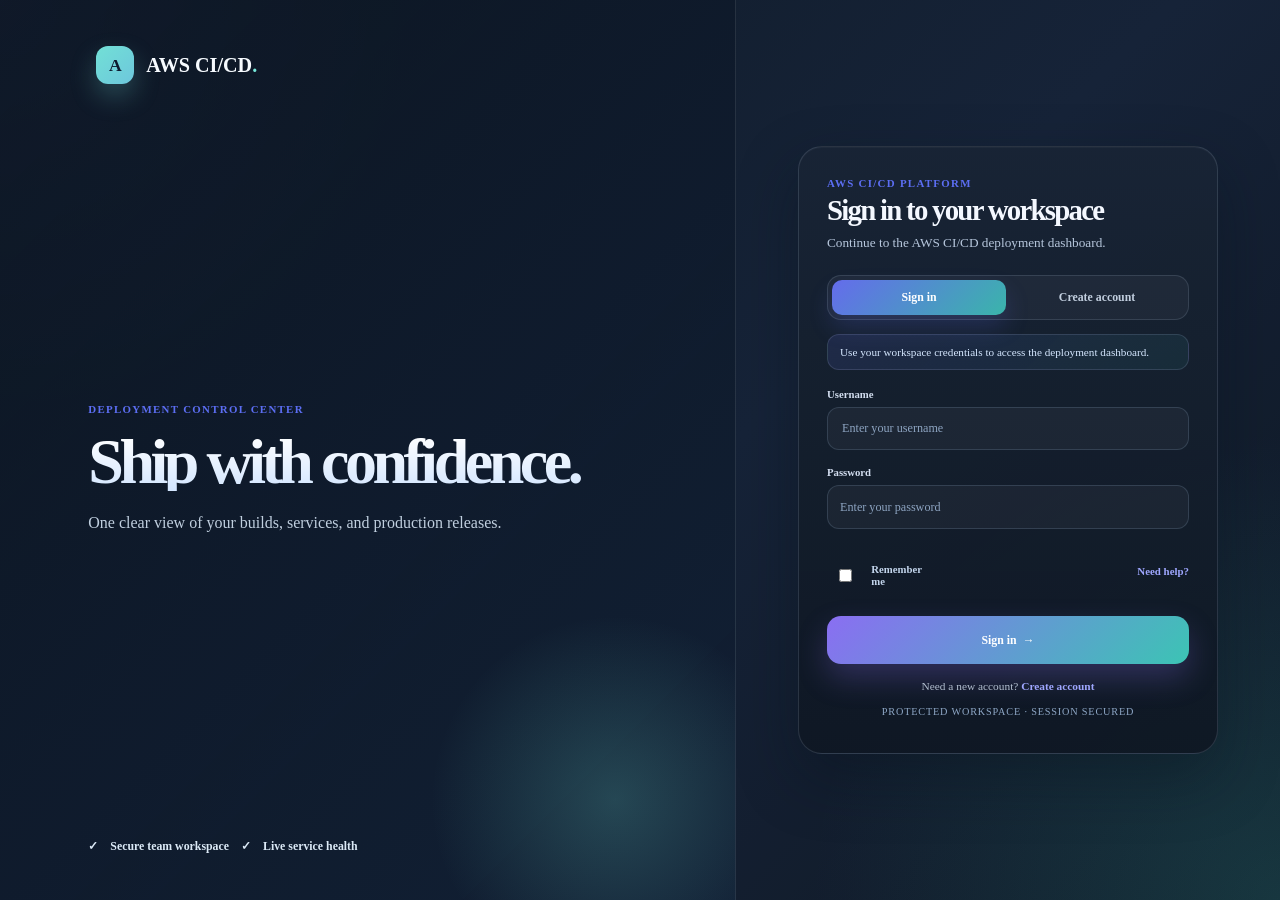
<file: standalone-auth.html>
<!doctype html>
<html lang="en">
<head>
    <meta charset="utf-8">
    <meta name="viewport" content="width=device-width, initial-scale=1">
    <title>AWS CI/CD | Authentication</title>
    <style>
:root {
  --bg: #edf3fb;
  --bg-2: #f7f9fc;
  --surface: rgba(255,255,255,0.96);
  --surface-strong: #ffffff;
  --ink: #1a2333;
  --muted: #66758a;
  --line: #dde6f0;
  --nav: #101a2d;
  --nav-2: #1b2a3d;
  --primary: #5c6ef3;
  --primary-2: #38c2b1;
  --primary-3: #8d6bf9;
  --success: #1ca36d;
  --success-soft: #e6f7ef;
  --danger: #d65e67;
  --danger-soft: #fff0f1;
}

* { box-sizing: border-box; }
html { scroll-behavior: smooth; }
body {
  margin: 0;
  font-family: "Segoe UI", Arial, sans-serif;
  background: #edf1f5;
  color: var(--ink);
}

.app-shell {
  display: flex;
  min-height: 100vh;
  background: #edf1f5;
}

body, button, input, select, textarea { font: inherit; }
a { color: inherit; text-decoration: none; }
button { cursor: pointer; border: 0; }

.app-shell { min-height: 100vh; }

.sidebar {
  position: sticky;
  top: 0;
  width: 260px;
  min-height: 100vh;
  padding: 24px 16px 16px;
  display: flex;
  flex-direction: column;
  background: linear-gradient(180deg, #0e1b2e 0%, #132a3d 100%);
  color: #e4edf9;
  box-shadow: inset -1px 0 0 rgba(255,255,255,0.05);
}
.logo {
  display: flex;
  align-items: center;
  gap: 12px;
  margin: 0 8px 22px;
  font-size: 1.26rem;
  font-weight: 800;
  color: #f7fbff;
}
.logo-mark {
  display: grid;
  place-items: center;
  width: 38px;
  height: 38px;
  border-radius: 12px;
  background: linear-gradient(135deg, #72e0d6 0%, #6dc7dc 100%);
  color: #0d1a2e;
  font-size: 1.1rem;
  font-weight: 900;
  box-shadow: 0 12px 26px rgba(114, 224, 214, 0.25);
}
.logo-dot { color: #77e8da; }
.workspace-label {
  margin: 0 8px 10px;
  color: #8ea3bc;
  font-size: 0.66rem;
  font-weight: 800;
  letter-spacing: 0.12em;
  text-transform: uppercase;
}
.workspace, .project-name {
  display: flex;
  align-items: center;
  gap: 10px;
  padding: 10px 12px;
  border-radius: 12px;
  background: rgba(255,255,255,0.04);
  border: 1px solid rgba(255,255,255,0.06);
}
.workspace { margin: 0 0 18px; }
.workspace-icon, .python-icon {
  display: grid;
  place-items: center;
  width: 28px;
  height: 28px;
  border-radius: 9px;
  background: linear-gradient(135deg, #f8cf81 0%, #f0ac5d 100%);
  color: #182b3f;
  font-size: 0.72rem;
  font-weight: 900;
}
.workspace strong, .project-name strong, .profile strong {
  display: block;
  color: #f6fbff;
  font-size: 0.8rem;
}
.workspace small, .project-name small, .profile small {
  display: block;
  margin-top: 3px;
  color: #9aa9bd;
  font-size: 0.65rem;
}
.chevron {
  margin-left: auto;
  color: #a6b7ce;
  font-size: 0.95rem;
}
.nav { display: grid; gap: 6px; }
.nav-item {
  display: flex;
  align-items: center;
  gap: 10px;
  padding: 11px 12px;
  border-radius: 10px;
  color: #aebdd0;
  font-size: 0.8rem;
  font-weight: 600;
}
.nav-item span:first-child {
  width: 18px;
  text-align: center;
  color: #9bb0cd;
}
.nav-item b {
  margin-left: auto;
  padding: 2px 7px;
  border-radius: 999px;
  background: rgba(255,255,255,0.08);
  color: #d8e4f1;
  font-size: 0.62rem;
  font-weight: 800;
}
.nav-item.active, .nav-item:hover {
  color: #fff;
  background: linear-gradient(90deg, rgba(110,141,255,0.18), rgba(61,196,183,0.12));
  border: 1px solid rgba(120,200,219,0.15);
}
.sidebar-bottom { margin-top: auto; }
.project-name {
  margin-bottom: 8px;
  background: transparent;
  border-color: rgba(255,255,255,0.05);
}
.linked-project {
  display: flex;
  align-items: center;
  gap: 9px;
  margin: 0 0 10px;
  padding: 10px 12px;
  border-radius: 10px;
  background: rgba(255,255,255,0.03);
  border: 1px solid rgba(255,255,255,0.05);
}
.linked-icon {
  display: grid;
  place-items: center;
  width: 24px;
  height: 24px;
  border-radius: 8px;
  background: linear-gradient(135deg, #8d6ef2 0%, #5fcad7 100%);
  color: #fff;
  font-size: 0.68rem;
  font-weight: 800;
}
.linked-project strong { display: block; color: #dfeaf9; font-size: 0.72rem; }
.linked-project small { display: block; margin-top: 3px; color: #8ea1b6; font-size: 0.6rem; }
.linked-dot { margin-left: auto; color: #48d597; font-size: 0.62rem; }
.add-project-button {
  width: 100%;
  margin: 10px 0 12px;
  padding: 10px 12px;
  border-radius: 10px;
  background: transparent;
  border: 1px dashed rgba(255,255,255,0.15);
  color: #a8b9d0;
  text-align: left;
  font-size: 0.68rem;
  font-weight: 800;
}
.profile {
  display: flex;
  align-items: center;
  gap: 10px;
  padding: 16px 10px 0;
  margin-top: 14px;
  border-top: 1px solid rgba(255,255,255,0.08);
}
.avatar, .mini-avatar {
  display: grid;
  place-items: center;
  border-radius: 50%;
  color: #fff;
  background: linear-gradient(135deg, #6f7dff 0%, #45c7b4 100%);
  font-weight: 800;
}
.avatar { width: 32px; height: 32px; font-size: 0.67rem; }
.logout-form { margin-left: auto; }
.logout-button, .settings-link {
  padding: 5px;
  color: #a8b8cf;
  font-size: 0.72rem;
}

.main {
  flex: 1;
  padding: 24px 34px 32px;
  background: #f3f6f9;
}
.header, .intro-row, .panel-heading, .header-actions, .stat-top, .stat-value, .pipeline-footer, .endpoint, .person {
  display: flex;
  align-items: center;
}
.header {
  justify-content: space-between;
  align-items: flex-start;
  gap: 18px;
  margin-bottom: 22px;
}
.breadcrumb {
  margin: 0 0 10px;
  color: #90a0b5;
  font-size: 0.7rem;
  font-weight: 800;
  letter-spacing: 0.08em;
  text-transform: uppercase;
}
.breadcrumb span { padding: 0 8px; color: #b6c4d5; }
h1, h2, h3 { margin: 0; }
h1 {
  font-size: clamp(2.1rem, 2vw + 1rem, 3.2rem);
  letter-spacing: -0.05em;
}
.wave { color: #e0a554; }
.live-clock {
  margin-top: 8px;
  color: #8695a9;
  font-size: 0.68rem;
  font-weight: 700;
}
.header-actions {
  gap: 12px;
  flex-wrap: wrap;
  justify-content: flex-end;
  align-items: center;
}
.icon-button, .outline-button, .primary-button {
  display: inline-flex;
  align-items: center;
  justify-content: center;
  gap: 6px;
  min-height: 38px;
  padding: 0 14px;
  border-radius: 10px;
  font-size: 0.74rem;
  font-weight: 800;
}
.icon-button {
  position: relative;
  width: 42px;
  padding: 0;
  color: #6f8197;
  background: rgba(255,255,255,0.9);
  border: 1px solid rgba(166,176,197,0.8);
  box-shadow: none;
}
.outline-button {
  background: rgba(255,255,255,0.9);
  border: 1px solid rgba(160,171,192,0.8);
  color: #3f536d;
  box-shadow: none;
}
.primary-button {
  color: #fff;
  background: linear-gradient(135deg, #4a8ef5 0%, #2d74da 100%);
  box-shadow: 0 10px 20px rgba(74, 142, 245, 0.16);
}
.intro-row {
  justify-content: space-between;
  align-items: flex-end;
  margin-bottom: 18px;
}
.eyebrow {
  margin: 0 0 8px;
  color: var(--primary);
  font-size: 0.68rem;
  font-weight: 800;
  letter-spacing: 0.12em;
  text-transform: uppercase;
}
h2 {
  font-size: clamp(2.3rem, 2vw + 1rem, 4.2rem);
  letter-spacing: -0.06em;
  line-height: 0.95;
}
.intro-copy { margin: 10px 0 0; color: var(--muted); font-size: 0.85rem; }
.last-updated {
  display: flex;
  align-items: center;
  gap: 8px;
  padding: 10px 14px;
  border-radius: 14px;
  background: rgba(255,255,255,0.78);
  border: 1px solid rgba(188,199,214,0.75);
  box-shadow: 0 10px 18px rgba(20,35,53,0.03);
  color: #7a889d;
  font-size: 0.69rem;
  font-weight: 700;
}
.stats-grid {
  display: grid;
  grid-template-columns: repeat(4, minmax(0, 1fr));
  gap: 16px;
  margin-bottom: 18px;
}
.stat-card, .panel {
  background: var(--surface);
  border: 1px solid var(--line);
  border-radius: 14px;
  box-shadow: 0 4px 12px rgba(20, 35, 53, 0.03);
}
.stat-card {
  min-height: 142px;
  padding: 18px 20px;
}
.stat-top { justify-content: space-between; }
.stat-label { color: #8e9bb0; font-size: 0.72rem; font-weight: 700; }
.stat-icon { color: #8aa1c0; font-size: 1.08rem; }
.stat-value { gap: 9px; margin: 18px 0 8px; }
.stat-value strong { font-size: 1.46rem; letter-spacing: -0.04em; }
.stat-card p, .panel-heading p { margin: 0; color: #91a0b6; font-size: 0.7rem; }
.success-pill, .trend {
  padding: 4px 7px;
  border-radius: 6px;
  font-size: 0.62rem;
  font-weight: 800;
}
.success-pill { color: var(--success); background: var(--success-soft); }
.trend { color: var(--primary); background: #edf0ff; }
.content-grid { display: grid; grid-template-columns: 1.35fr 0.9fr; gap: 18px; margin-bottom: 18px; }
.panel { padding: 22px 24px; position: relative; overflow: hidden; }
.panel::before {
  content: "";
  position: absolute;
  inset: 0 auto auto 0;
  width: 100%;
  height: 3px;
  background: linear-gradient(90deg, rgba(72,109,255,0.28), rgba(72,109,255,0.62));
}
.panel-heading { justify-content: space-between; align-items: center; margin-bottom: 16px; }
h3 { font-size: 1rem; }
.panel-heading p strong { color: #596b83; font-weight: 700; }
.running-pill {
  display: inline-flex;
  align-items: center;
  gap: 7px;
  padding: 6px 10px;
  border-radius: 999px;
  color: var(--success);
  background: var(--success-soft);
  font-size: 0.66rem;
  font-weight: 800;
}
.running-pill span {
  display: inline-block;
  width: 8px;
  height: 8px;
  border-radius: 50%;
  background: var(--success);
}
.pipeline { display: flex; align-items: flex-start; margin: 18px 0 20px; }
.pipeline-step { display: flex; gap: 10px; min-width: 76px; }
.step-check {
  display: grid;
  place-items: center;
  width: 25px;
  height: 25px;
  border-radius: 50%;
  background: var(--success);
  color: #fff;
  font-size: 0.72rem;
  font-weight: 700;
}
.pipeline-step strong { display: block; margin: 3px 0 4px; font-size: 0.76rem; }
.pipeline-step small { display: block; color: #98a4b3; font-size: 0.58rem; }
.connector { flex: 1; height: 1px; margin: 12px 7px 0; background: linear-gradient(90deg, rgba(38,176,131,0.6), rgba(38,176,131,0.12)); }
.pipeline-footer { justify-content: space-between; padding-top: 14px; border-top: 1px solid var(--line); color: #6e7f95; font-size: 0.69rem; }
.green-text { color: var(--success); }

.environment-panel,
.metrics-panel,
.cost-panel,
.diagnostics-panel,
.logs-panel,
.activity-panel {
  background: linear-gradient(180deg, rgba(255,255,255,0.96), rgba(247,250,255,0.92));
}

.env-list {
  display: grid;
  gap: 12px;
}
.env-list > div {
  display: flex;
  align-items: center;
  gap: 12px;
  padding: 12px 12px;
  border-radius: 14px;
  background: rgba(245,248,255,0.9);
  border: 1px solid rgba(214,224,238,0.95);
}
.env-list > div span:first-child {
  display: grid;
  place-items: center;
  width: 32px;
  height: 32px;
  border-radius: 10px;
  background: linear-gradient(135deg, rgba(124,138,255,0.18), rgba(61,196,183,0.12));
  color: var(--primary);
  font-size: 0.78rem;
  font-weight: 800;
}
.env-list label {
  flex: 1;
  display: flex;
  flex-direction: column;
  gap: 3px;
  color: #6e7d95;
  font-size: 0.64rem;
  font-weight: 800;
  text-transform: uppercase;
  letter-spacing: 0.05em;
}
.env-list label strong {
  color: #2c3d55;
  font-size: 0.72rem;
  text-transform: none;
  letter-spacing: 0;
}
.env-list b {
  padding: 5px 8px;
  border-radius: 999px;
  background: #ebf9f2;
  color: var(--success);
  font-size: 0.62rem;
}
.endpoint {
  margin-top: 18px;
  justify-content: space-between;
  gap: 14px;
  padding: 12px 14px;
  border-radius: 14px;
  background: linear-gradient(135deg, rgba(88,100,255,0.08), rgba(61,196,183,0.08));
  border: 1px solid rgba(123,132,214,0.22);
}
.endpoint small {
  color: #7d89a0;
  font-size: 0.6rem;
  font-weight: 800;
  letter-spacing: 0.08em;
}
.endpoint strong {
  color: #1c2d42;
  font-size: 0.74rem;
  letter-spacing: -0.02em;
}
.endpoint button {
  border: 1px solid rgba(111,123,255,0.2);
  border-radius: 10px;
  background: rgba(255,255,255,0.7);
  color: #4e5f7d;
  padding: 7px 10px;
}

.metrics-panel .panel-heading,
.cost-panel .panel-heading,
.diagnostics-panel .panel-heading,
.logs-panel .panel-heading,
.activity-panel .panel-heading {
  margin-bottom: 16px;
}
.chart-controls {
  display: inline-flex;
  gap: 6px;
  padding: 4px;
  border-radius: 12px;
  background: rgba(226,233,246,0.85);
  border: 1px solid rgba(199,210,228,0.85);
}
.chart-range {
  min-height: 30px;
  padding: 0 10px;
  border-radius: 9px;
  background: transparent;
  color: #64758a;
  font-size: 0.65rem;
  font-weight: 800;
}
.chart-range.active {
  background: #ffffff;
  color: #243754;
  box-shadow: 0 4px 10px rgba(24,34,50,0.06);
}
.chart-summary {
  display: grid;
  grid-template-columns: repeat(3, minmax(0, 1fr));
  gap: 14px;
  margin-bottom: 16px;
}
.chart-summary > div {
  padding: 14px 14px;
  border-radius: 14px;
  background: rgba(242,246,255,0.9);
  border: 1px solid rgba(214,224,238,0.9);
}
.chart-summary span,
.chart-summary b {
  display: block;
}
.chart-summary span {
  color: #8190a7;
  font-size: 0.62rem;
  font-weight: 700;
}
.chart-summary strong {
  display: block;
  margin-top: 8px;
  color: #1e2d40;
  font-size: 1.05rem;
  letter-spacing: -0.03em;
}
.chart-summary b {
  margin-top: 8px;
  font-size: 0.62rem;
}
.chart-wrap {
  position: relative;
  min-height: 215px;
  border-radius: 16px;
  background: linear-gradient(180deg, rgba(243,247,255,0.8), rgba(236,241,250,0.95));
  border: 1px solid rgba(214,224,238,0.95);
  padding: 14px;
}
.chart-wrap canvas {
  width: 100%;
  height: 100%;
  display: block;
}
.chart-tooltip {
  position: absolute;
  display: none;
  min-width: 90px;
  padding: 7px 8px;
  border-radius: 10px;
  background: rgba(13,22,34,0.9);
  color: #ebf4ff;
  font-size: 0.66rem;
  box-shadow: 0 15px 25px rgba(15,23,34,0.18);
}

.cost-main {
  display: grid;
  grid-template-columns: 1.1fr 0.9fr;
  gap: 14px;
  margin-bottom: 16px;
}
.cost-main > div,
.forecast {
  padding: 16px 14px;
  border-radius: 16px;
  background: rgba(245,248,255,0.9);
  border: 1px solid rgba(214,224,238,0.9);
}
.cost-main span,
.forecast span,
.cost-main small,
.budget-label {
  display: block;
  color: #7f8ea3;
  font-size: 0.62rem;
  font-weight: 700;
}
.cost-main strong,
.forecast strong {
  display: block;
  margin: 8px 0 4px;
  color: #1d2d43;
  font-size: 1.3rem;
  letter-spacing: -0.04em;
}
.cost-main b,
.forecast small {
  color: #5f6d82;
  font-size: 0.62rem;
}
.budget-label {
  display: flex;
  align-items: center;
  justify-content: space-between;
  margin-bottom: 8px;
}
.budget-label strong {
  color: #1d2d43;
}
.budget-track {
  position: relative;
  height: 10px;
  border-radius: 999px;
  background: rgba(206,217,232,0.85);
  overflow: hidden;
  margin-bottom: 16px;
}
.budget-track span {
  position: absolute;
  inset: 0 auto 0 0;
  width: 42.7%;
  border-radius: inherit;
  background: linear-gradient(90deg, #7a84ff, #3cc4b4);
}
.cost-breakdown {
  display: grid;
  grid-template-columns: repeat(2, minmax(0, 1fr));
  gap: 10px;
  margin-bottom: 18px;
}
.cost-breakdown span {
  display: flex;
  align-items: center;
  justify-content: space-between;
  gap: 8px;
  padding: 10px 12px;
  border-radius: 12px;
  background: rgba(248,250,255,0.95);
  border: 1px solid rgba(214,224,238,0.88);
  color: #617287;
  font-size: 0.66rem;
  font-weight: 700;
}
.cost-breakdown b {
  color: #233755;
}
.cost-trend {
  display: grid;
  grid-template-columns: repeat(6, minmax(0, 1fr));
  gap: 10px;
  align-items: end;
}
.cost-trend > div {
  display: flex;
  flex-direction: column;
  align-items: center;
  justify-content: flex-end;
  min-height: 110px;
  padding-top: 10px;
}
.cost-trend span {
  color: #7d8ea4;
  font-size: 0.6rem;
  font-weight: 700;
  margin-bottom: 8px;
}
.cost-trend strong {
  display: block;
  width: 100%;
  text-align: center;
  padding: 8px 6px;
  border-radius: 10px 10px 0 0;
  background: linear-gradient(180deg, rgba(126,138,255,0.2), rgba(61,196,183,0.08));
  color: #2d3d58;
  font-size: 0.62rem;
}

.diagnostic-summary {
  display: flex;
  align-items: center;
  gap: 12px;
  padding: 14px 14px;
  margin-bottom: 16px;
  border-radius: 14px;
  background: rgba(237,248,243,0.9);
  border: 1px solid rgba(134,211,173,0.32);
}
.diagnostic-pulse {
  width: 11px;
  height: 11px;
  border-radius: 50%;
  background: var(--success);
  box-shadow: 0 0 0 6px rgba(28,163,109,0.12);
}
.diagnostic-summary strong {
  color: #1e2d43;
  font-size: 0.8rem;
}
.diagnostic-summary small {
  margin-left: auto;
  color: #6c7b8d;
  font-size: 0.62rem;
}
.diagnostic-grid {
  display: grid;
  grid-template-columns: repeat(2, minmax(0, 1fr));
  gap: 12px;
}
.diagnostic-grid > div {
  display: flex;
  align-items: center;
  gap: 10px;
  padding: 12px 12px;
  border-radius: 12px;
  background: rgba(248,250,255,0.9);
  border: 1px solid rgba(214,224,238,0.88);
}
.diagnostic-grid span {
  display: grid;
  place-items: center;
  width: 32px;
  height: 32px;
  border-radius: 10px;
  background: linear-gradient(135deg, rgba(124,138,255,0.18), rgba(61,196,183,0.12));
  color: var(--primary);
  font-size: 0.78rem;
  font-weight: 800;
}
.diagnostic-grid label {
  display: flex;
  flex-direction: column;
  gap: 3px;
  color: #7e8fa5;
  font-size: 0.62rem;
  font-weight: 700;
}
.diagnostic-grid label b {
  color: #263d5a;
  font-size: 0.7rem;
}

.log-actions {
  display: flex;
  align-items: center;
  gap: 8px;
  flex-wrap: wrap;
}
.log-actions input,
.log-actions select {
  min-height: 34px;
  padding: 0 10px;
  border-radius: 10px;
  border: 1px solid rgba(199,210,228,0.85);
  background: rgba(255,255,255,0.8);
  color: #243754;
  font-size: 0.69rem;
}
.log-viewer {
  min-height: 190px;
  padding: 14px;
  border-radius: 14px;
  background: linear-gradient(180deg, rgba(18,30,42,0.98), rgba(14,22,33,0.96));
  border: 1px solid rgba(154,175,205,0.15);
  color: #dfeaf7;
  font-size: 0.68rem;
  line-height: 1.6;
  overflow: auto;
}
.log-viewer .log-loading {
  color: #b4c3d6;
}
.log-footer {
  display: flex;
  justify-content: space-between;
  align-items: center;
  gap: 12px;
  margin-top: 12px;
  color: #72839c;
  font-size: 0.66rem;
}
.log-footer span:last-child {
  display: inline-flex;
  align-items: center;
  gap: 6px;
}

.activity-panel .activity-actions {
  display: flex;
  align-items: center;
  gap: 8px;
  flex-wrap: wrap;
}
.activity-panel .activity-actions input,
.activity-panel .activity-actions select {
  min-height: 34px;
  padding: 0 10px;
  border-radius: 10px;
  border: 1px solid rgba(199,210,228,0.85);
  background: rgba(255,255,255,0.8);
  color: #243754;
  font-size: 0.69rem;
}
.export-button,
.view-all {
  display: inline-flex;
  align-items: center;
  justify-content: center;
  min-height: 34px;
  padding: 0 12px;
  border-radius: 10px;
  font-size: 0.69rem;
  font-weight: 800;
}
.export-button {
  background: rgba(255,255,255,0.78);
  border: 1px solid rgba(199,210,228,0.85);
  color: #38506f;
}
.view-all {
  color: var(--primary);
}

.footer {
  display: flex;
  justify-content: space-between;
  align-items: center;
  gap: 12px;
  margin-top: 20px;
  padding: 16px 4px 6px;
  color: #7c8ba1;
  font-size: 0.66rem;
  border-top: 1px solid rgba(196,206,222,0.9);
}

.table-wrap table tbody tr:hover {
  background: rgba(241,246,255,0.8);
}

@media (max-width: 1000px) {
  .chart-summary,
  .cost-main,
  .diagnostic-grid,
  .cost-breakdown {
    grid-template-columns: 1fr;
  }
}
.table-wrap table { width: 100%; min-width: 650px; border-collapse: collapse; }
th { padding: 10px 8px; color: #9aa8b8; font-size: 0.58rem; font-weight: 800; letter-spacing: 0.08em; text-transform: uppercase; text-align: left; }
td { padding: 14px 8px; color: #74839a; border-top: 1px solid #edf1f5; font-size: 0.7rem; }
.status-label {
  display: inline-flex;
  align-items: center;
  gap: 5px;
  padding: 5px 8px;
  border-radius: 999px;
  font-size: 0.63rem;
  font-weight: 800;
}
.status-label.success { color: var(--success); background: #eafaf1; }
.status-label.failed { color: var(--danger); background: var(--danger-soft); }

.login-page {
  min-height: 100vh;
  background: radial-gradient(circle at top left, rgba(99, 122, 255, 0.26), transparent 26%), radial-gradient(circle at bottom right, rgba(56, 194, 183, 0.18), transparent 30%), linear-gradient(135deg, #07131d 0%, #0d1a2a 25%, #111f34 54%, #0a1320 100%);
}
.login-layout {
  display: grid;
  grid-template-columns: 1.15fr 0.85fr;
  min-height: 100vh;
}
.login-brand-panel {
  position: relative;
  display: flex;
  flex-direction: column;
  padding: 46px 12%;
  background: linear-gradient(135deg, rgba(13,22,34,0.88), rgba(17,31,52,0.96));
  border-right: 1px solid rgba(166,190,219,0.16);
  overflow: hidden;
}
.login-brand-panel::before {
  content: "";
  position: absolute;
  right: -90px;
  bottom: -110px;
  width: 420px;
  height: 420px;
  border-radius: 50%;
  background: radial-gradient(circle, rgba(110, 219, 207, 0.22), rgba(110, 219, 207, 0) 62%);
}
.login-quote {
  position: relative;
  z-index: 1;
  margin: auto 0;
  padding-top: 36px;
  max-width: 520px;
}
.login-quote h1 {
  margin: 18px 0;
  font-size: clamp(3.2rem, 5vw, 6.1rem);
  line-height: 0.9;
  letter-spacing: -0.07em;
  background: linear-gradient(180deg, #ffffff 0%, #d3e6ff 100%);
  -webkit-background-clip: text;
  background-clip: text;
  color: transparent;
}
.login-quote p:not(.eyebrow) {
  max-width: 470px;
  color: #c0cfdf;
  font-size: 1rem;
  line-height: 1.7;
}
.login-proof {
  position: relative;
  z-index: 1;
  display: flex;
  align-items: center;
  gap: 12px;
  margin-top: 26px;
  color: #dceaf7;
  font-size: 0.74rem;
  font-weight: 700;
}
.login-card-wrap {
  display: grid;
  place-items: center;
  padding: 30px;
  background: rgba(255,255,255,0.02);
}
.login-card {
  width: min(100%, 420px);
  padding: 30px 28px 26px;
  border-radius: 24px;
  background: linear-gradient(180deg, rgba(25, 36, 53, 0.96), rgba(15, 24, 36, 0.98));
  border: 1px solid rgba(180,197,220,0.16);
  box-shadow: 0 24px 60px rgba(9,18,28,0.38), inset 0 1px 0 rgba(255,255,255,0.03);
}
.login-card-heading { margin-bottom: 22px; }
.login-card-heading h2 {
  color: #f4f8ff;
  font-size: clamp(1.8rem, 2vw, 2.3rem);
}
.login-card-heading p:not(.eyebrow) {
  margin-top: 8px;
  color: #b7c7dd;
  font-size: 0.83rem;
  line-height: 1.6;
}
.login-helper {
  margin: -6px 0 18px;
  padding: 11px 12px;
  border-radius: 12px;
  background: linear-gradient(135deg, rgba(108,115,255,0.12), rgba(61,196,183,0.08));
  border: 1px solid rgba(164,179,216,0.18);
  color: #d5e7ff;
  font-size: 0.7rem;
}
.login-error, .login-success {
  margin-bottom: 16px;
  padding: 11px 12px;
  border-radius: 12px;
  font-size: 0.7rem;
}
.login-error {
  color: #ffd6d8;
  background: rgba(214, 90, 98, 0.14);
  border: 1px solid rgba(214, 90, 98, 0.25);
}
.login-success {
  color: #d9ffe7;
  background: rgba(24, 135, 95, 0.12);
  border: 1px solid rgba(36, 170, 122, 0.28);
}
.login-card label {
  display: block;
  margin: 16px 0 7px;
  color: #d3def0;
  font-size: 0.67rem;
  font-weight: 800;
}
.login-card input {
  width: 100%;
  padding: 13px 14px;
  border-radius: 12px;
  border: 1px solid rgba(160,190,220,0.18);
  background: rgba(255,255,255,0.04);
  color: #edf5ff;
  outline: none;
  font-size: 0.76rem;
}
.login-card input::placeholder { color: #8da4c1; }
.password-field {
  display: flex;
  align-items: center;
  width: 100%;
  padding: 0 10px 0 12px;
  border-radius: 12px;
  border: 1px solid rgba(160,190,220,0.18);
  background: rgba(255,255,255,0.04);
}
.password-field input { border: 0; background: transparent; padding-left: 0; }
.password-field button {
  display: grid;
  place-items: center;
  width: 36px;
  height: 42px;
  border: 0;
  background: transparent;
  color: #bfcee3;
}
.login-options {
  display: flex;
  align-items: center;
  justify-content: space-between;
  gap: 12px;
  margin-top: 18px;
}
.login-options .remember {
  display: inline-flex;
  align-items: center;
  gap: 8px;
  color: #c3d5ec;
  font-size: 0.67rem;
}
.login-options a { color: #9fa7ff; font-size: 0.68rem; font-weight: 800; }
.login-submit {
  width: 100%;
  min-height: 48px;
  margin-top: 22px;
  border-radius: 14px;
  background: linear-gradient(135deg, #8a6ef2, #3cc4b4);
  box-shadow: 0 14px 30px rgba(138, 110, 242, 0.25);
  color: #fff;
  font-weight: 800;
}
.account-link {
  margin-top: 16px;
  color: #b3bfd0;
  font-size: 0.71rem;
  text-align: center;
}
.account-link a { color: #9fa7ff; font-weight: 800; }
.login-note {
  margin-top: 14px;
  color: #8ea7c6;
  font-size: 0.64rem;
  letter-spacing: 0.08em;
  text-align: center;
  text-transform: uppercase;
}
.auth-tabs {
  display: grid;
  grid-template-columns: 1fr 1fr;
  gap: 4px;
  padding: 4px;
  margin: 0 0 20px;
  border-radius: 14px;
  background: rgba(255,255,255,0.04);
  border: 1px solid rgba(180,197,220,0.16);
}
.auth-tab {
  padding: 10px 12px;
  border-radius: 10px;
  background: transparent;
  color: #c2cfdf;
  font-size: 0.74rem;
  font-weight: 800;
}
.auth-tab.active {
  color: #fff;
  background: linear-gradient(135deg, rgba(108,115,255,0.9), rgba(61,196,183,0.9));
  box-shadow: 0 12px 24px rgba(108,115,255,0.18);
}

@media (max-width: 1000px) {
  .stats-grid { grid-template-columns: repeat(2, minmax(0, 1fr)); }
  .content-grid { grid-template-columns: 1fr; }
}

@media (max-width: 720px) {
  .sidebar { position: static; width: 100%; height: auto; }
  .main { width: 100%; margin: 0; padding: 24px 18px; }
  .header { display: block; margin-bottom: 30px; }
  .header-actions { margin-top: 20px; justify-content: flex-start; }
  .intro-row { display: block; }
  .last-updated { margin-top: 14px; }
  .stats-grid { grid-template-columns: 1fr; }
  .login-layout { grid-template-columns: 1fr; }
  .login-brand-panel { min-height: 270px; padding: 28px; }
  .login-quote { margin: 45px 0 25px; }
  .login-quote h1 { font-size: 3rem; }
  .login-proof { display: none; }
  .login-card-wrap { padding: 24px 18px; }
  .login-card { padding: 30px 23px; }
}
    </style>
</head>
<body class="login-page">
    <main class="login-layout">
        <section class="login-brand-panel">
            <a class="logo" href="#" aria-label="AWS CI/CD home"><span class="logo-mark">A</span><span>AWS CI/CD<span class="logo-dot">.</span></span></a>
            <div class="login-quote">
                <p class="eyebrow">Deployment control center</p>
                <h1>Ship with confidence.</h1>
                <p>One clear view of your builds, services, and production releases.</p>
            </div>
            <div class="login-proof">
                <span>✓</span> Secure team workspace <span>✓</span> Live service health
            </div>
        </section>

        <section class="login-card-wrap">
            <div class="login-card">
                <div class="login-card-heading">
                    <p class="eyebrow">AWS CI/CD Platform</p>
                    <h2 id="auth-title">Sign in to your workspace</h2>
                    <p id="auth-description">Continue to the AWS CI/CD deployment dashboard.</p>
                </div>

                <div class="auth-tabs" role="tablist">
                    <button type="button" class="auth-tab active" data-mode="login" role="tab" aria-selected="true">Sign in</button>
                    <button type="button" class="auth-tab" data-mode="register" role="tab" aria-selected="false">Create account</button>
                </div>

                <p class="login-helper">Use your workspace credentials to access the deployment dashboard.</p>

                <form id="auth-form" method="post" action="#">
                    <div class="register-only" hidden>
                        <label for="name">Full name</label>
                        <input id="name" name="name" type="text" placeholder="Enter your full name" autocomplete="name">

                        <label for="email">Email address</label>
                        <input id="email" name="email" type="email" placeholder="you@example.com" autocomplete="email">
                    </div>

                    <label for="username">Username</label>
                    <input id="username" name="username" type="text" placeholder="Enter your username" autocomplete="username" required autofocus>

                    <label for="password">Password</label>
                    <div class="password-field">
                        <input id="password" name="password" type="password" placeholder="Enter your password" autocomplete="current-password" required>
                        <button type="button" id="toggle-password" aria-label="Show password">
                            <span class="eye-icon" aria-hidden="true"></span>
                        </button>
                    </div>

                    <div class="register-only" hidden>
                        <label for="confirm-password">Confirm password</label>
                        <input id="confirm-password" name="confirm_password" type="password" placeholder="Re-enter your password" autocomplete="new-password">
                    </div>

                    <div class="login-options">
                        <label class="remember">
                            <input type="checkbox" name="remember">
                            <span>Remember me</span>
                        </label>
                        <a href="#help">Need help?</a>
                    </div>

                    <button class="primary-button login-submit" type="submit" id="auth-submit">
                        Sign in <span>→</span>
                    </button>
                </form>

                <p class="account-link">Need a new account? <a href="#" id="account-switch-link">Create account</a></p>
                <p class="login-note">Protected workspace · Session secured</p>
            </div>
        </section>
    </main>

    <script src="app/static/app.js"></script>
</body>
</html>
</file>
